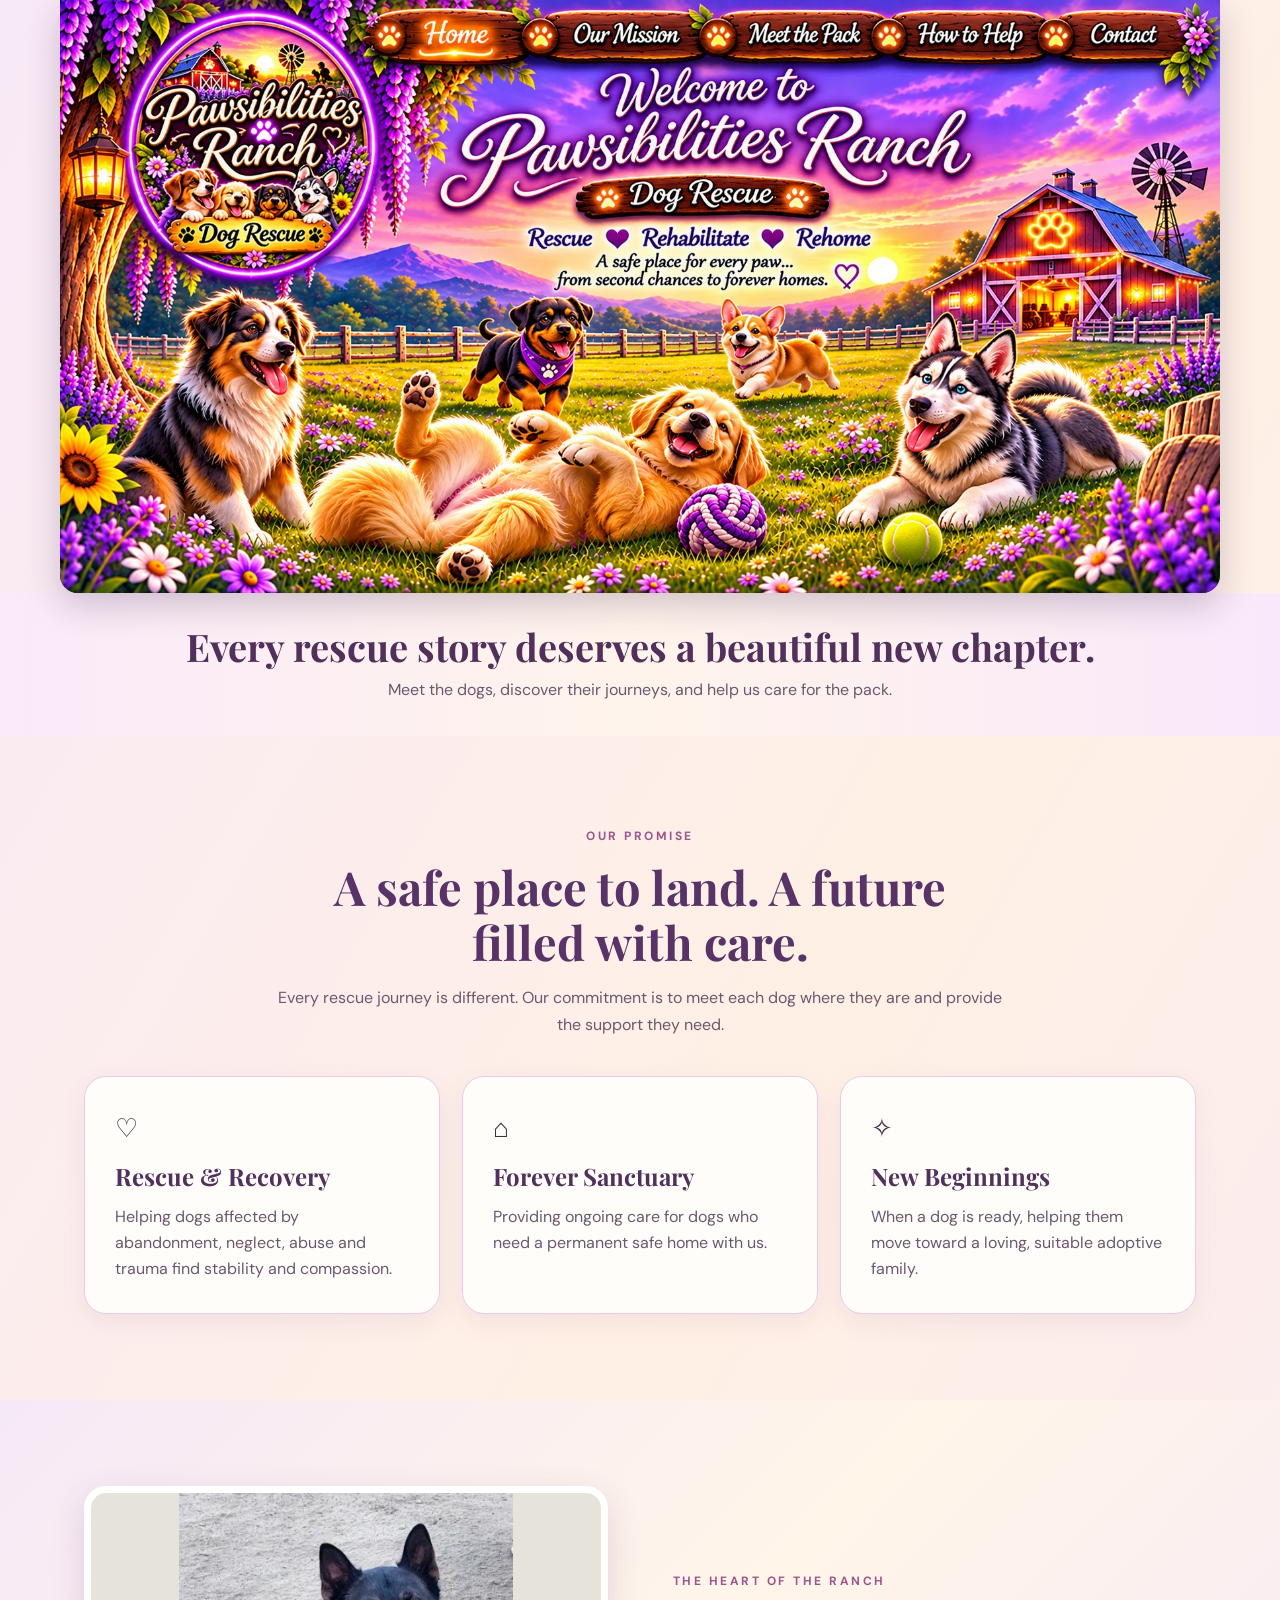
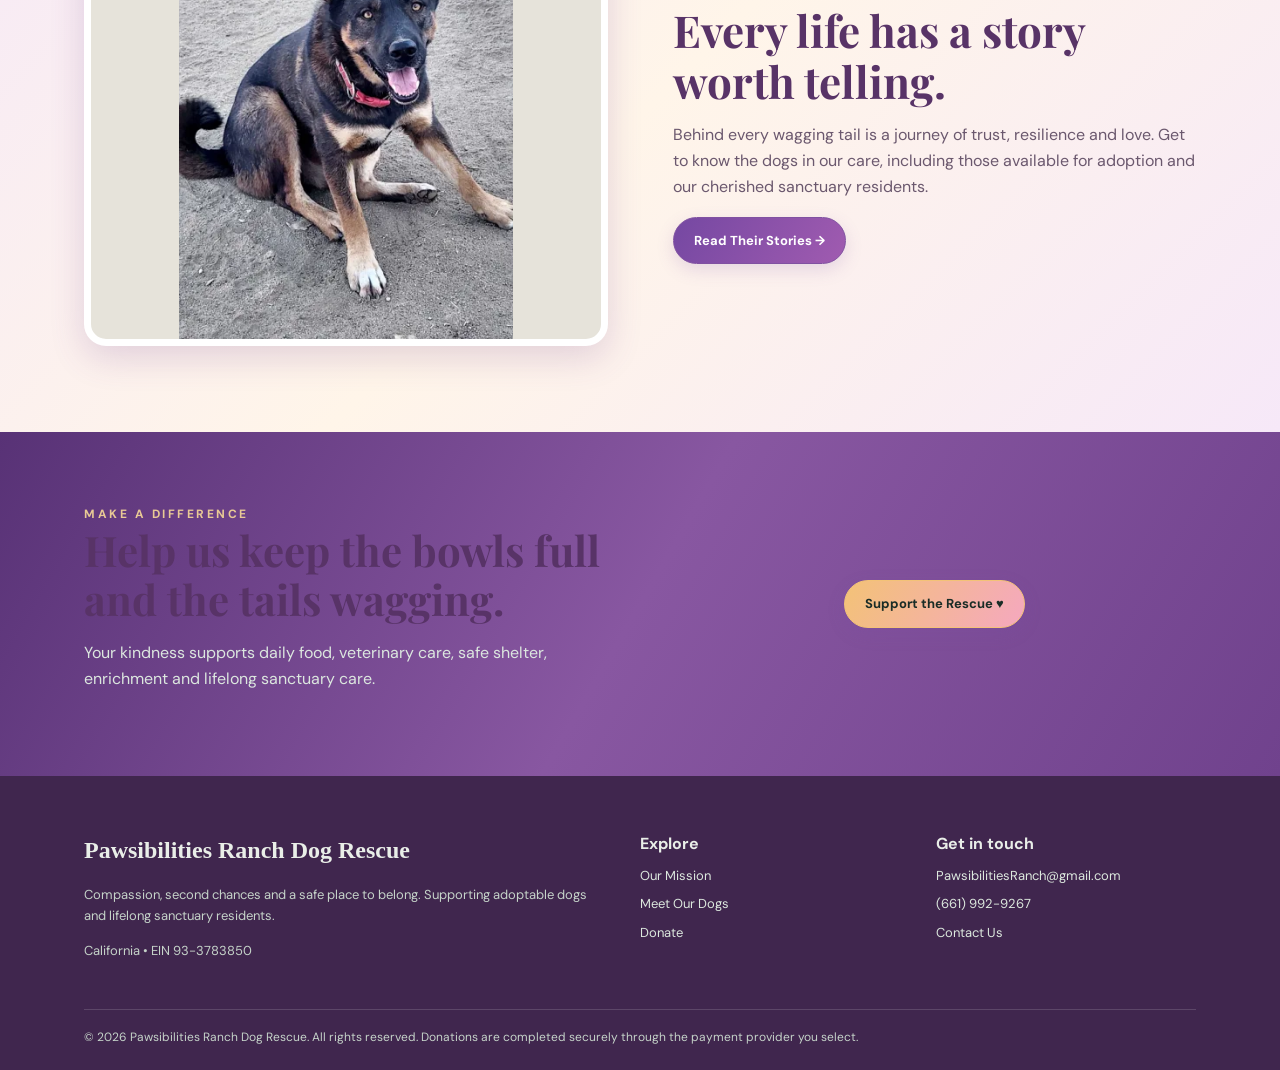
<file: index.html>
<!doctype html><html lang="en"><head><meta charset="utf-8"><meta name="viewport" content="width=device-width, initial-scale=1"><meta name="description" content="Pawsibilities Ranch Dog Rescue — compassionate care, adoption and lifelong sanctuary for dogs in need."><title>Home | Pawsibilities Ranch Dog Rescue</title><link rel="icon" href="enchanted-ranch-logo.png"><link rel="stylesheet" href="styles.css"><script defer src="script.js"></script></head><body class="home-page">
<div class="topline">501(c)(3) Nonprofit • EIN 93-3783850 • California</div><header class="nav"><div class="container nav-inner"><a href="index.html" class="brand"><img src="enchanted-ranch-logo.png" alt=""><span>Pawsibilities Ranch<small>DOG RESCUE</small></span></a><button class="mobile-toggle" id="menu" aria-label="Toggle navigation" aria-expanded="false">☰ Menu</button><nav class="links" id="links"><a href="index.html">Home</a><a href="about.html">Our Mission</a><a href="dogs.html">Meet Our Dogs</a><a href="contact.html">Contact</a><a class="button" href="donate.html">Make a Donation ♥</a></nav></div></header><main><section class="hero-scene" aria-label="Welcome to Pawsibilities Ranch Dog Rescue"><img class="hero-scene-img" src="enchanted-ranch-hero.webp" alt="Pawsibilities Ranch Dog Rescue: a magical ranch sunset with dogs playing and navigation signs">
<a class="scene-link home" href="index.html" aria-label="Home"></a><a class="scene-link mission" href="about.html" aria-label="Our Mission"></a><a class="scene-link pack" href="dogs.html" aria-label="Meet the Pack"></a><a class="scene-link help" href="donate.html" aria-label="How to Help"></a><a class="scene-link contact" href="contact.html" aria-label="Contact"></a>
</section>
<div class="welcome-under"><div class="container"><h2>Every rescue story deserves a beautiful new chapter.</h2><p>Meet the dogs, discover their journeys, and help us care for the pack.</p></div></div>
<section class="section"><div class="container"><div class="section-head"><span class="eyebrow">Our promise</span><h2>A safe place to land. A future filled with care.</h2><p>Every rescue journey is different. Our commitment is to meet each dog where they are and provide the support they need.</p></div><div class="cards3"><article class="value-card"><div class="symbol">♡</div><h3>Rescue & Recovery</h3><p>Helping dogs affected by abandonment, neglect, abuse and trauma find stability and compassion.</p></article><article class="value-card"><div class="symbol">⌂</div><h3>Forever Sanctuary</h3><p>Providing ongoing care for dogs who need a permanent safe home with us.</p></article><article class="value-card"><div class="symbol">✧</div><h3>New Beginnings</h3><p>When a dog is ready, helping them move toward a loving, suitable adoptive family.</p></article></div></div></section>
<section class="section tint"><div class="container split"><img class="photo-feature" src="bjorn.webp" alt="One of the dogs cared for at the ranch"><div><span class="eyebrow">The heart of the ranch</span><h2>Every life has a story worth telling.</h2><p>Behind every wagging tail is a journey of trust, resilience and love. Get to know the dogs in our care, including those available for adoption and our cherished sanctuary residents.</p><a class="button" href="dogs.html">Read Their Stories →</a></div></div></section>
<section class="banner"><div class="container split"><div><span class="eyebrow" style="color:#e8c995">Make a difference</span><h2>Help us keep the bowls full and the tails wagging.</h2><p>Your kindness supports daily food, veterinary care, safe shelter, enrichment and lifelong sanctuary care.</p></div><div style="text-align:center"><a class="button gold" href="donate.html">Support the Rescue ♥</a></div></div></section></main>
<footer class="footer"><div class="container"><div class="footer-grid"><div><strong style="font-family:Georgia,serif;font-size:24px">Pawsibilities Ranch Dog Rescue</strong><p>Compassion, second chances and a safe place to belong. Supporting adoptable dogs and lifelong sanctuary residents.</p><p>California • EIN 93-3783850</p></div><div><strong>Explore</strong><a href="about.html">Our Mission</a><a href="dogs.html">Meet Our Dogs</a><a href="donate.html">Donate</a></div><div><strong>Get in touch</strong><a href="mailto:PawsibilitiesRanch@gmail.com">PawsibilitiesRanch@gmail.com</a><a href="tel:+16619929267">(661) 992-9267</a><a href="contact.html">Contact Us</a></div></div><div class="footer-bottom">© 2026 Pawsibilities Ranch Dog Rescue. All rights reserved. Donations are completed securely through the payment provider you select.</div></div></footer></body></html>
</file>
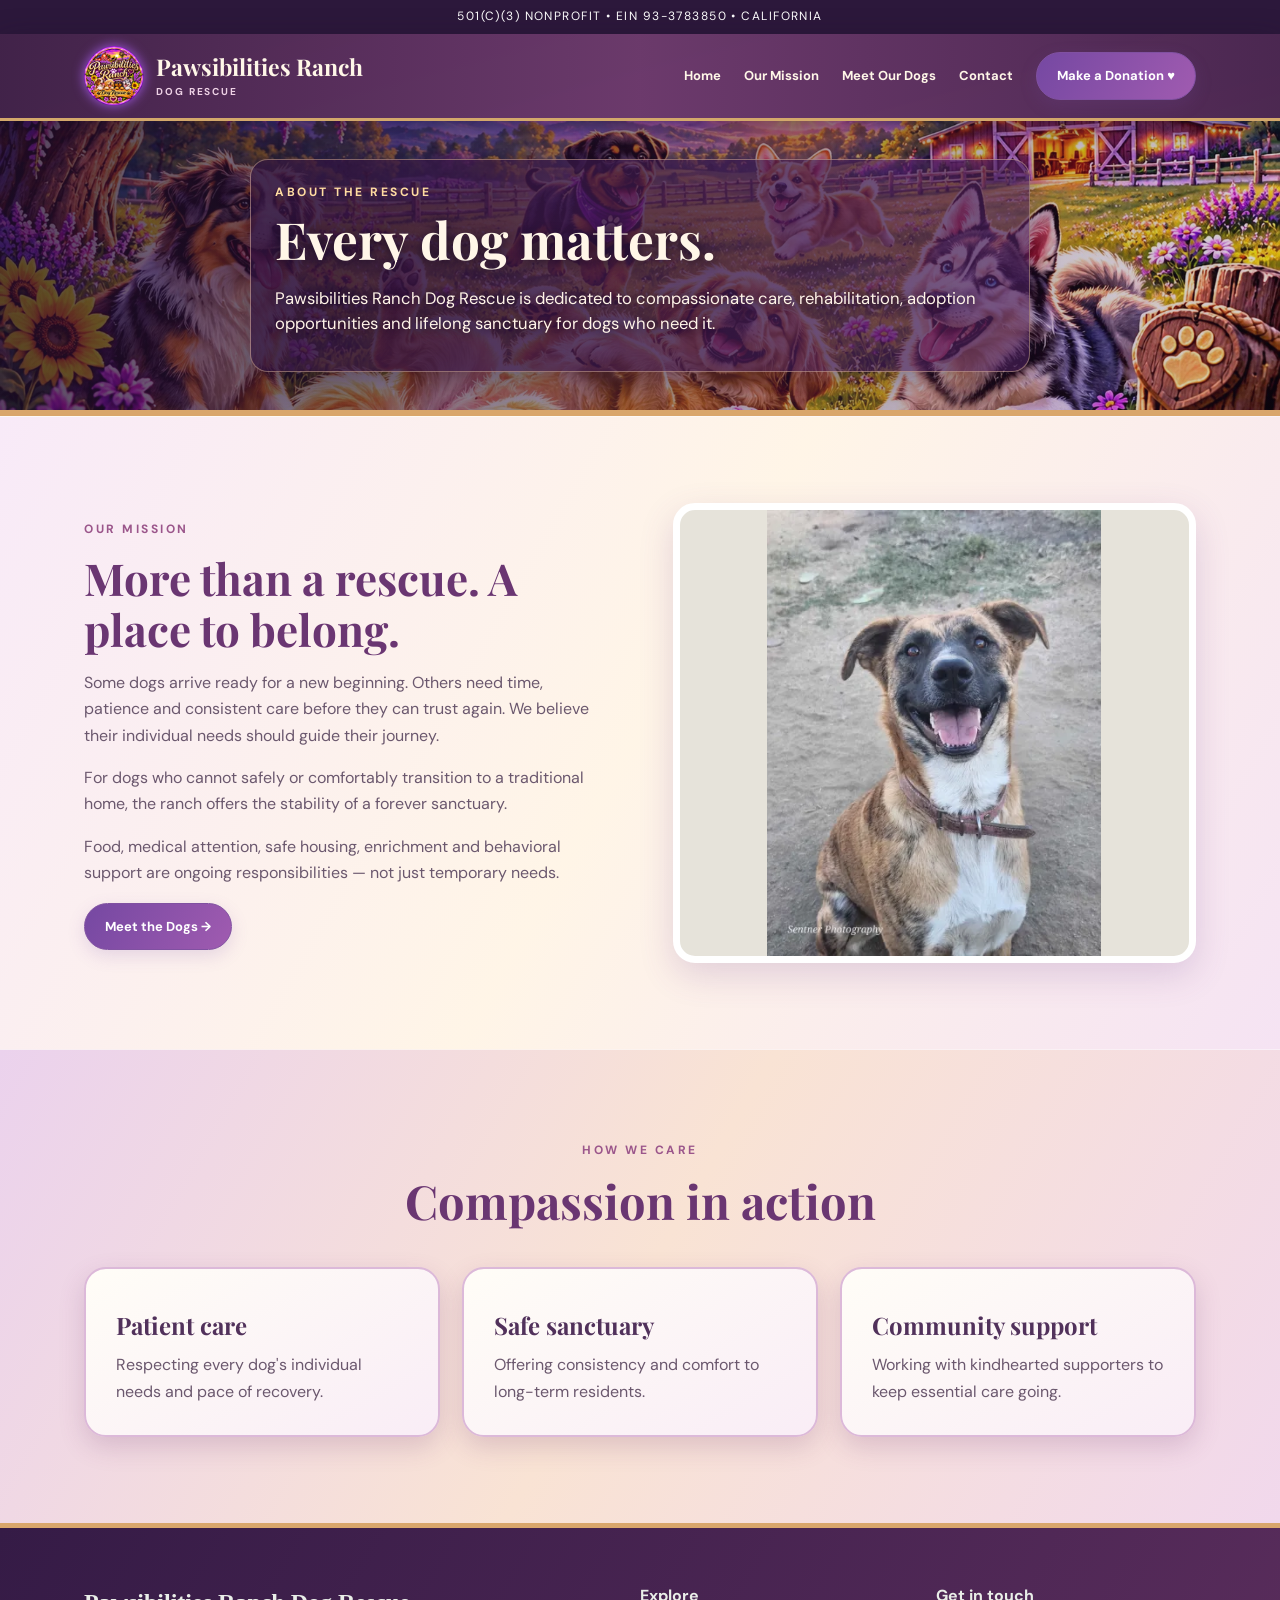
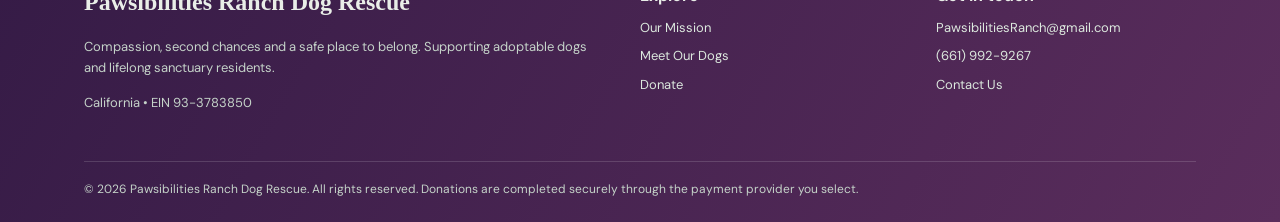
<file: about.html>
<!doctype html><html lang="en"><head><meta charset="utf-8"><meta name="viewport" content="width=device-width, initial-scale=1"><meta name="description" content="Pawsibilities Ranch Dog Rescue — compassionate care, adoption and lifelong sanctuary for dogs in need."><title>Our Mission | Pawsibilities Ranch Dog Rescue</title><link rel="icon" href="enchanted-ranch-logo.png"><link rel="stylesheet" href="styles.css"><script defer src="script.js"></script></head><body>
<div class="topline">501(c)(3) Nonprofit • EIN 93-3783850 • California</div><header class="nav"><div class="container nav-inner"><a href="index.html" class="brand"><img src="enchanted-ranch-logo.png" alt=""><span>Pawsibilities Ranch<small>DOG RESCUE</small></span></a><button class="mobile-toggle" id="menu" aria-label="Toggle navigation" aria-expanded="false">☰ Menu</button><nav class="links" id="links"><a href="index.html">Home</a><a href="about.html">Our Mission</a><a href="dogs.html">Meet Our Dogs</a><a href="contact.html">Contact</a><a class="button" href="donate.html">Make a Donation ♥</a></nav></div></header><main><section class="page-hero page-hero-about"><div class="container"><span class="eyebrow">About the rescue</span><h1>Every dog matters.</h1><p>Pawsibilities Ranch Dog Rescue is dedicated to compassionate care, rehabilitation, adoption opportunities and lifelong sanctuary for dogs who need it.</p></div></section><section class="section"><div class="container split"><div><span class="eyebrow">Our mission</span><h2>More than a rescue. A place to belong.</h2><p>Some dogs arrive ready for a new beginning. Others need time, patience and consistent care before they can trust again. We believe their individual needs should guide their journey.</p><p>For dogs who cannot safely or comfortably transition to a traditional home, the ranch offers the stability of a forever sanctuary.</p><p>Food, medical attention, safe housing, enrichment and behavioral support are ongoing responsibilities — not just temporary needs.</p><a class="button" href="dogs.html">Meet the Dogs →</a></div><img class="photo-feature" src="tigress.webp" alt="Tigress, a sanctuary resident"></div></section><section class="section tint"><div class="container"><div class="section-head"><span class="eyebrow">How we care</span><h2>Compassion in action</h2></div><div class="cards3"><article class="value-card"><h3>Patient care</h3><p>Respecting every dog's individual needs and pace of recovery.</p></article><article class="value-card"><h3>Safe sanctuary</h3><p>Offering consistency and comfort to long-term residents.</p></article><article class="value-card"><h3>Community support</h3><p>Working with kindhearted supporters to keep essential care going.</p></article></div></div></section></main>
<footer class="footer"><div class="container"><div class="footer-grid"><div><strong style="font-family:Georgia,serif;font-size:24px">Pawsibilities Ranch Dog Rescue</strong><p>Compassion, second chances and a safe place to belong. Supporting adoptable dogs and lifelong sanctuary residents.</p><p>California • EIN 93-3783850</p></div><div><strong>Explore</strong><a href="about.html">Our Mission</a><a href="dogs.html">Meet Our Dogs</a><a href="donate.html">Donate</a></div><div><strong>Get in touch</strong><a href="mailto:PawsibilitiesRanch@gmail.com">PawsibilitiesRanch@gmail.com</a><a href="tel:+16619929267">(661) 992-9267</a><a href="contact.html">Contact Us</a></div></div><div class="footer-bottom">© 2026 Pawsibilities Ranch Dog Rescue. All rights reserved. Donations are completed securely through the payment provider you select.</div></div></footer></body></html>
</file>
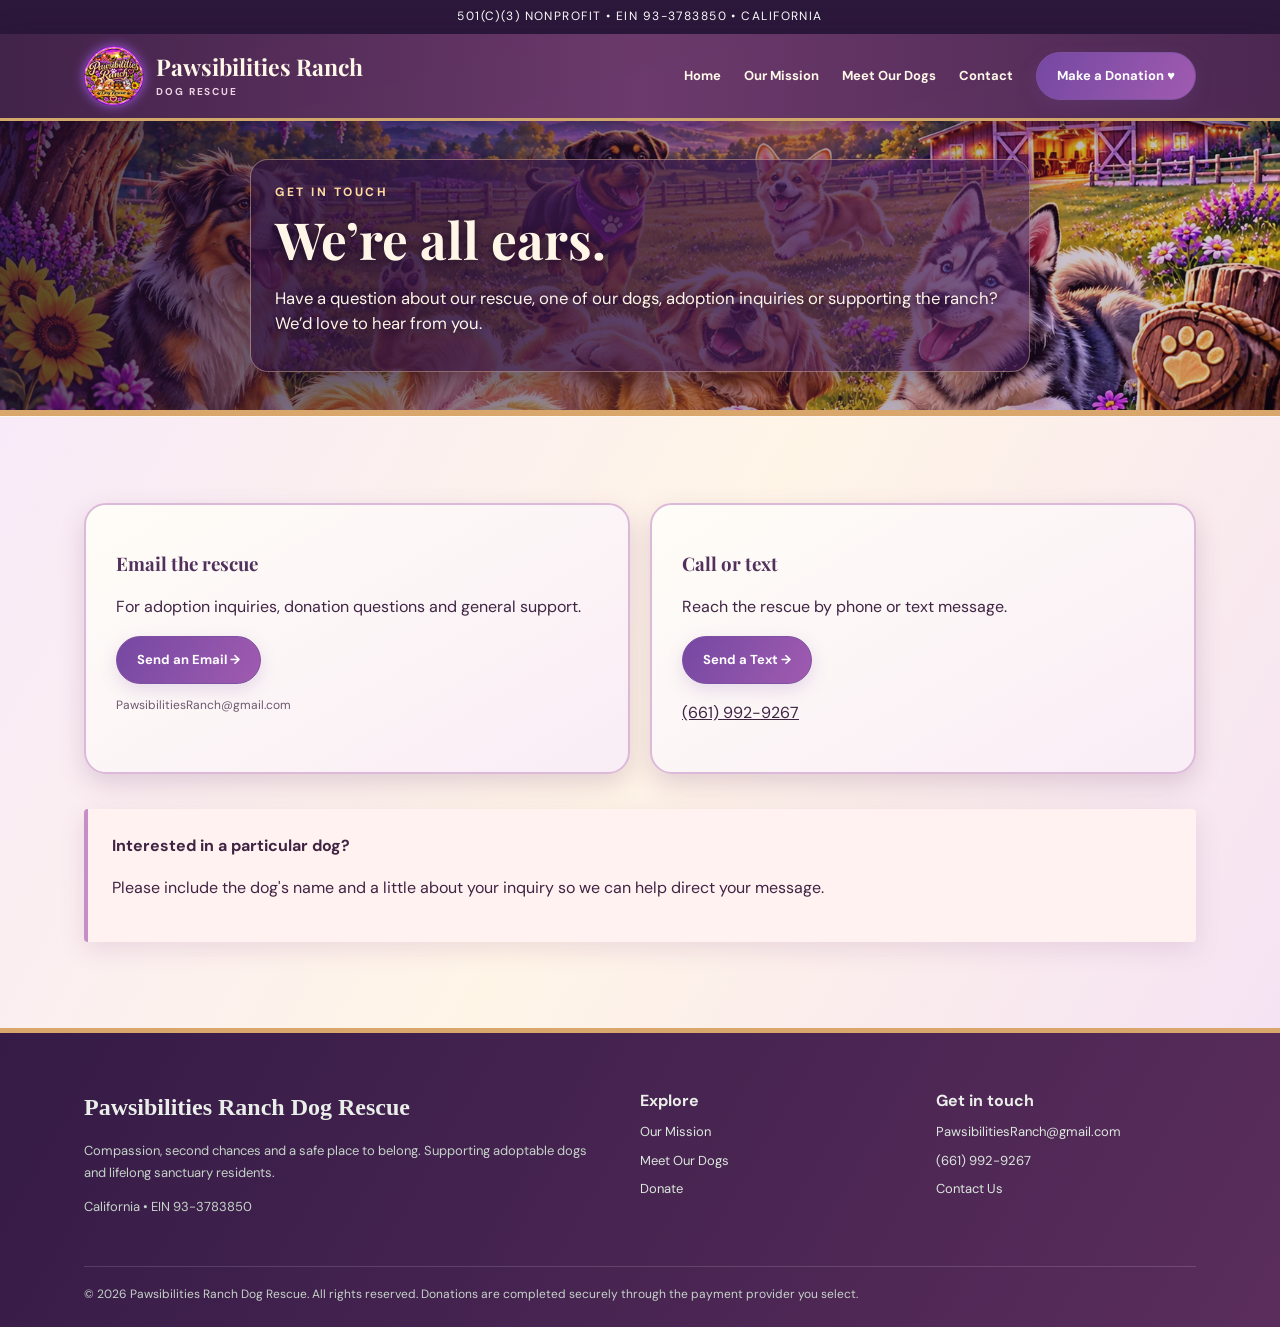
<file: contact.html>
<!doctype html><html lang="en"><head><meta charset="utf-8"><meta name="viewport" content="width=device-width, initial-scale=1"><meta name="description" content="Pawsibilities Ranch Dog Rescue — compassionate care, adoption and lifelong sanctuary for dogs in need."><title>Contact | Pawsibilities Ranch Dog Rescue</title><link rel="icon" href="enchanted-ranch-logo.png"><link rel="stylesheet" href="styles.css"><script defer src="script.js"></script></head><body>
<div class="topline">501(c)(3) Nonprofit • EIN 93-3783850 • California</div><header class="nav"><div class="container nav-inner"><a href="index.html" class="brand"><img src="enchanted-ranch-logo.png" alt=""><span>Pawsibilities Ranch<small>DOG RESCUE</small></span></a><button class="mobile-toggle" id="menu" aria-label="Toggle navigation" aria-expanded="false">☰ Menu</button><nav class="links" id="links"><a href="index.html">Home</a><a href="about.html">Our Mission</a><a href="dogs.html">Meet Our Dogs</a><a href="contact.html">Contact</a><a class="button" href="donate.html">Make a Donation ♥</a></nav></div></header><main><section class="page-hero page-hero-contact"><div class="container"><span class="eyebrow">Get in touch</span><h1>We’re all ears.</h1><p>Have a question about our rescue, one of our dogs, adoption inquiries or supporting the ranch? We’d love to hear from you.</p></div></section><section class="section"><div class="container"><div class="contact-cards"><article class="contact-card"><h3>Email the rescue</h3><p>For adoption inquiries, donation questions and general support.</p><a class="button" href="mailto:PawsibilitiesRanch@gmail.com">Send an Email →</a><p class="fine">PawsibilitiesRanch@gmail.com</p></article><article class="contact-card"><h3>Call or text</h3><p>Reach the rescue by phone or text message.</p><a class="button" href="sms:+16619929267">Send a Text →</a><p><a href="tel:+16619929267">(661) 992-9267</a></p></article></div><div class="info-box" style="margin-top:35px"><strong>Interested in a particular dog?</strong><p>Please include the dog's name and a little about your inquiry so we can help direct your message.</p></div></div></section></main>
<footer class="footer"><div class="container"><div class="footer-grid"><div><strong style="font-family:Georgia,serif;font-size:24px">Pawsibilities Ranch Dog Rescue</strong><p>Compassion, second chances and a safe place to belong. Supporting adoptable dogs and lifelong sanctuary residents.</p><p>California • EIN 93-3783850</p></div><div><strong>Explore</strong><a href="about.html">Our Mission</a><a href="dogs.html">Meet Our Dogs</a><a href="donate.html">Donate</a></div><div><strong>Get in touch</strong><a href="mailto:PawsibilitiesRanch@gmail.com">PawsibilitiesRanch@gmail.com</a><a href="tel:+16619929267">(661) 992-9267</a><a href="contact.html">Contact Us</a></div></div><div class="footer-bottom">© 2026 Pawsibilities Ranch Dog Rescue. All rights reserved. Donations are completed securely through the payment provider you select.</div></div></footer></body></html>
</file>
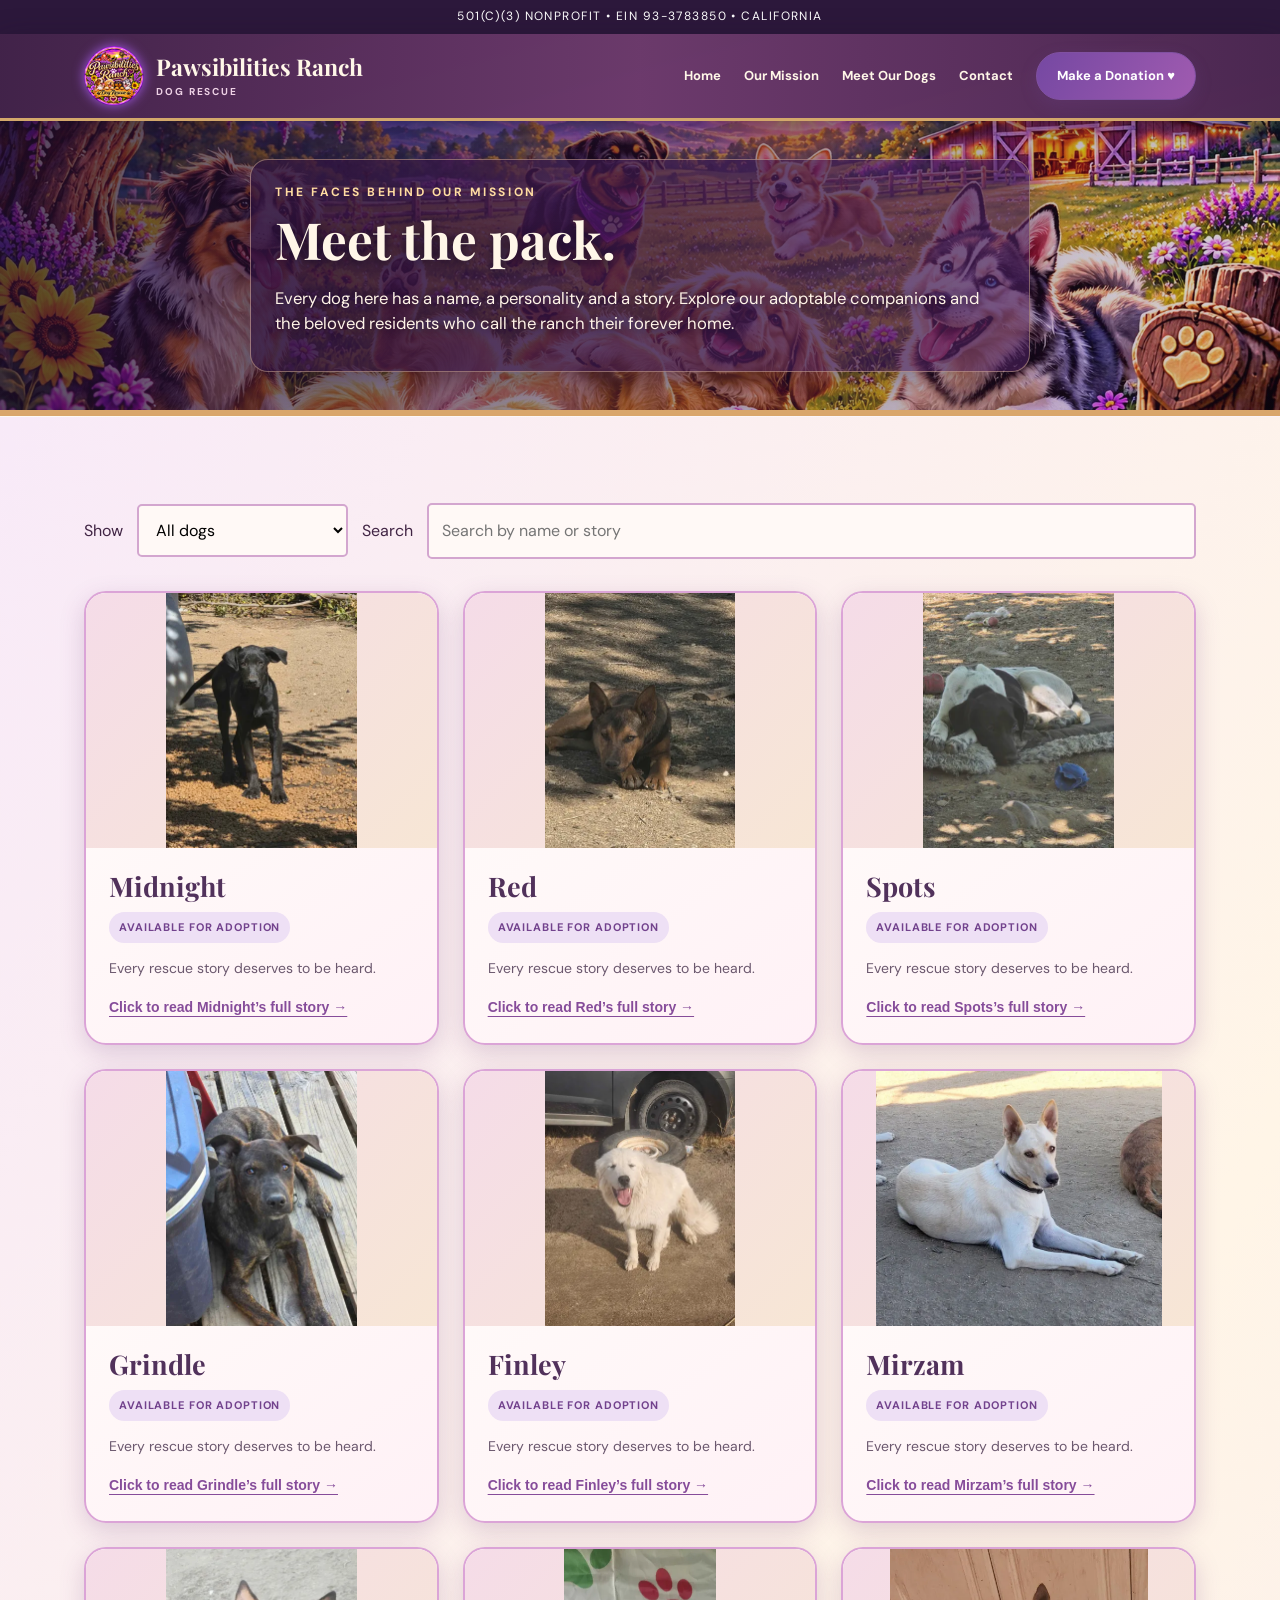
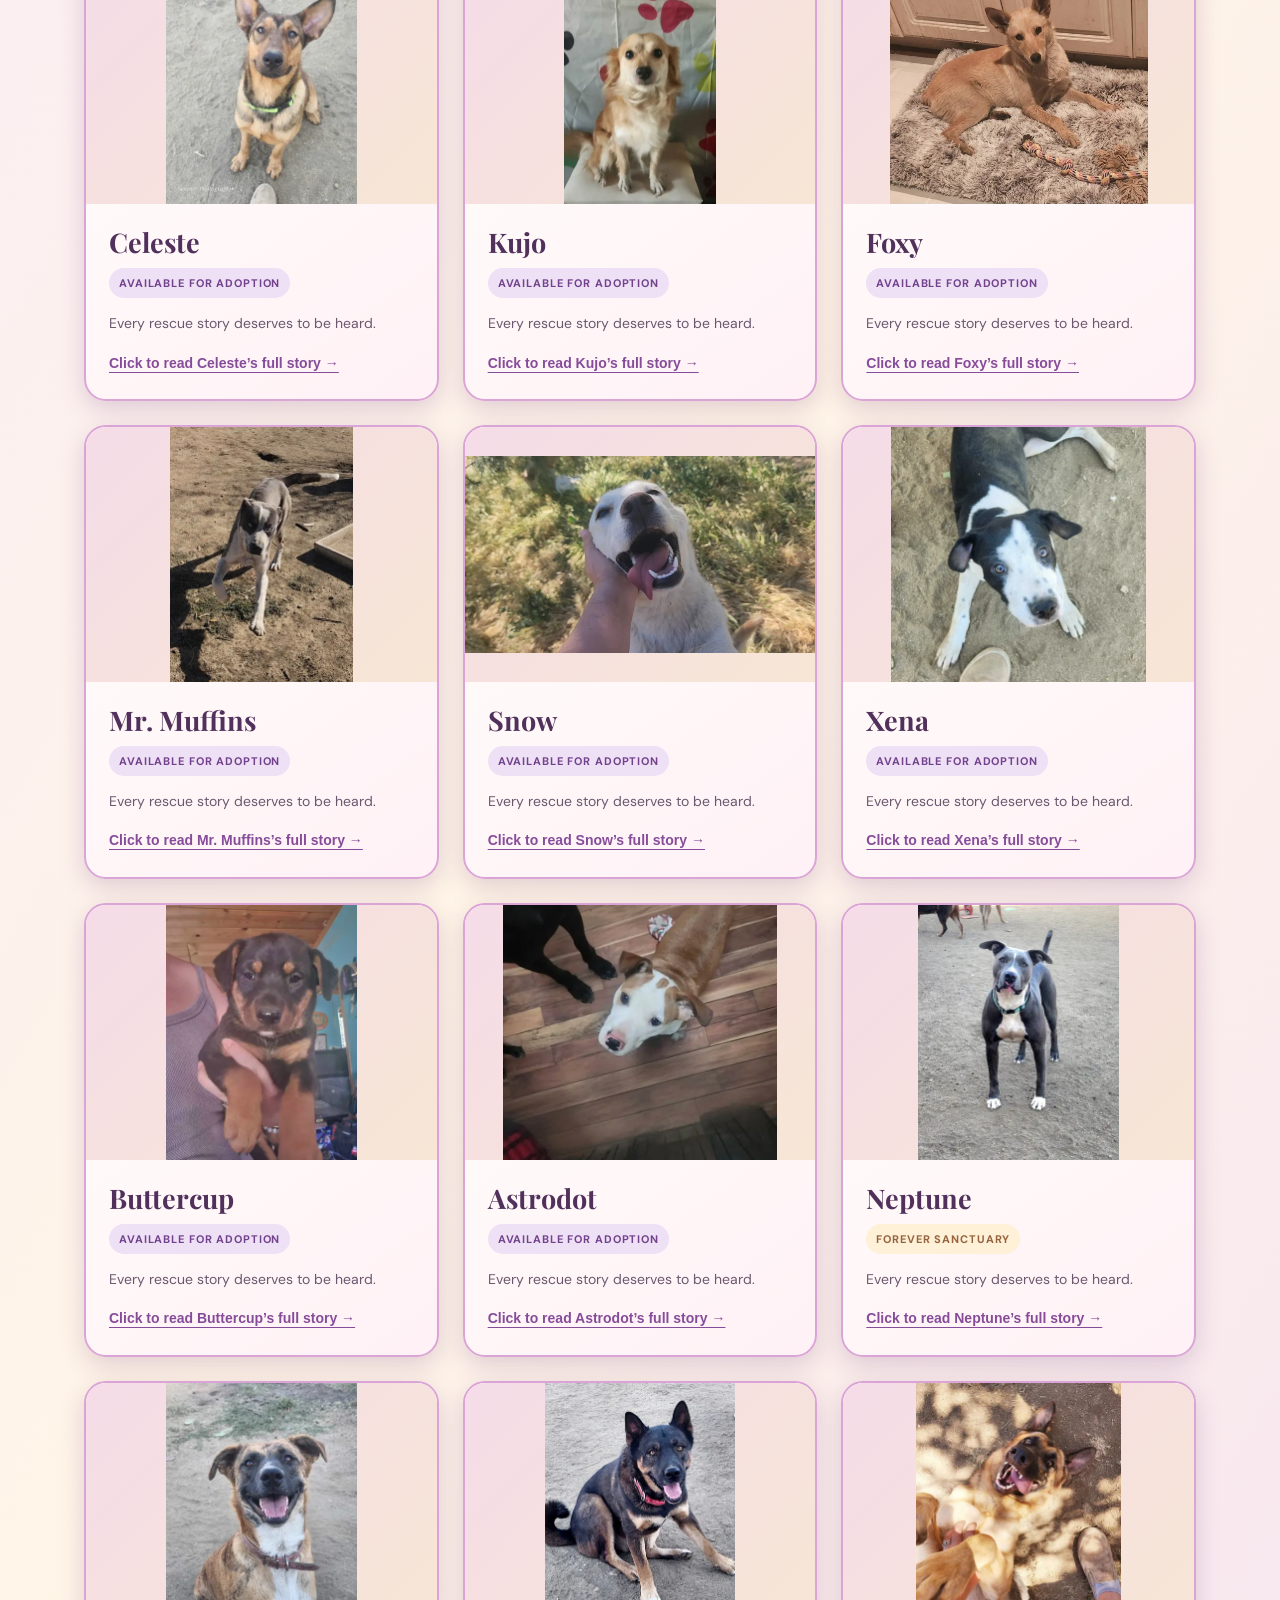
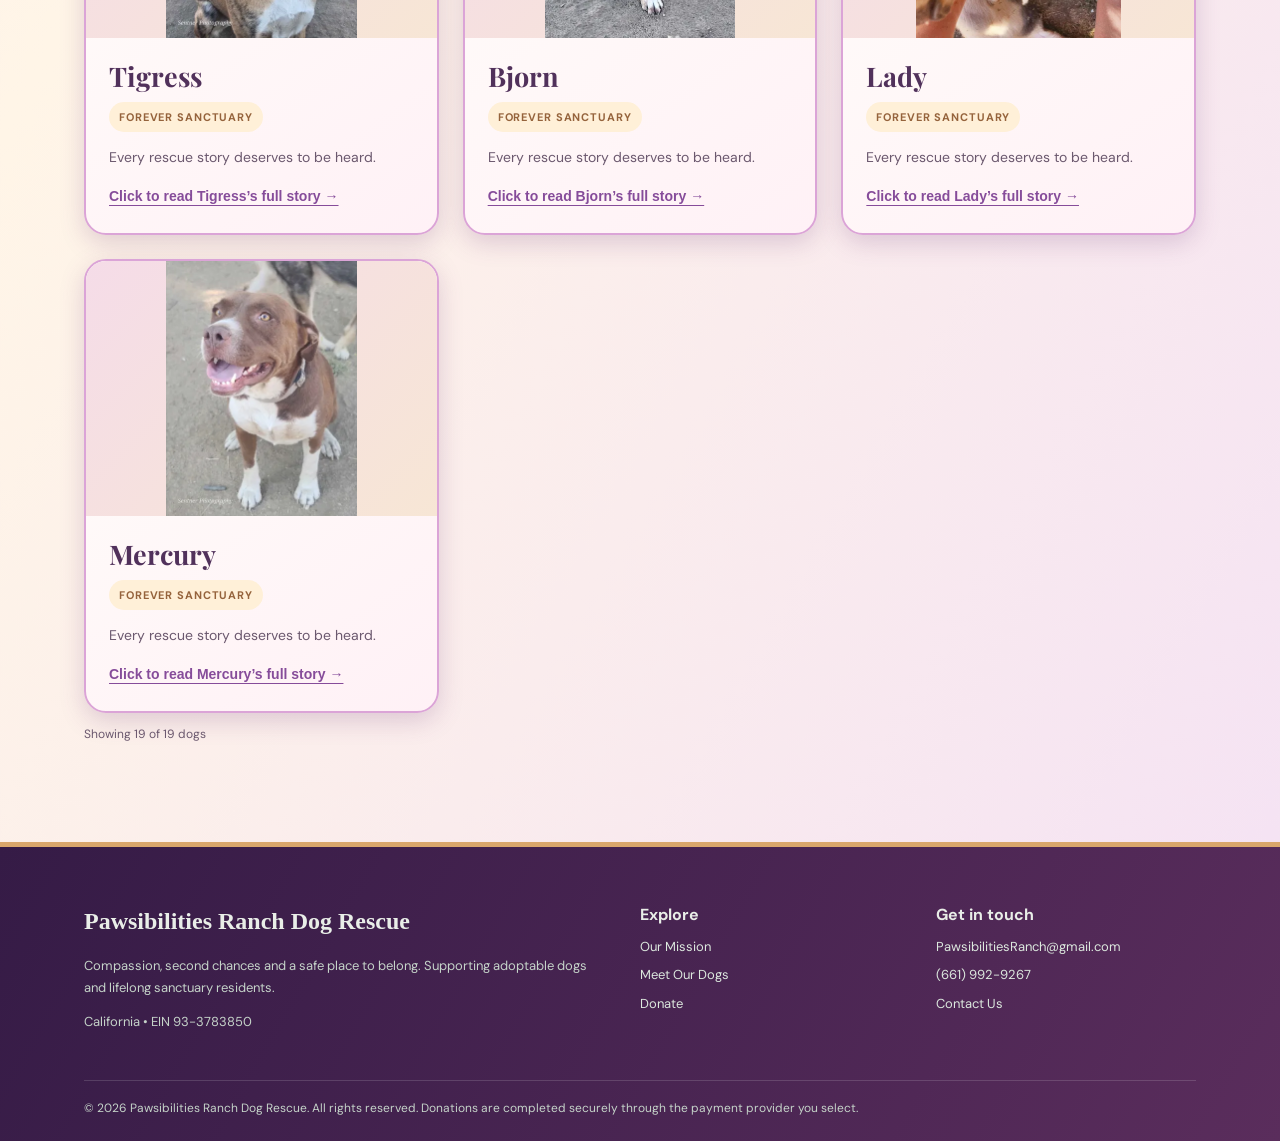
<file: dogs.html>
<!doctype html><html lang="en"><head><meta charset="utf-8"><meta name="viewport" content="width=device-width, initial-scale=1"><meta name="description" content="Pawsibilities Ranch Dog Rescue — compassionate care, adoption and lifelong sanctuary for dogs in need."><title>Meet Our Dogs | Pawsibilities Ranch Dog Rescue</title><link rel="icon" href="enchanted-ranch-logo.png"><link rel="stylesheet" href="styles.css"><script defer src="script.js"></script></head><body>
<div class="topline">501(c)(3) Nonprofit • EIN 93-3783850 • California</div><header class="nav"><div class="container nav-inner"><a href="index.html" class="brand"><img src="enchanted-ranch-logo.png" alt=""><span>Pawsibilities Ranch<small>DOG RESCUE</small></span></a><button class="mobile-toggle" id="menu" aria-label="Toggle navigation" aria-expanded="false">☰ Menu</button><nav class="links" id="links"><a href="index.html">Home</a><a href="about.html">Our Mission</a><a href="dogs.html">Meet Our Dogs</a><a href="contact.html">Contact</a><a class="button" href="donate.html">Make a Donation ♥</a></nav></div></header><main><section class="page-hero page-hero-dogs"><div class="container"><span class="eyebrow">The faces behind our mission</span><h1>Meet the pack.</h1><p>Every dog here has a name, a personality and a story. Explore our adoptable companions and the beloved residents who call the ranch their forever home.</p></div></section><section class="section"><div class="container"><div class="filterbar"><label for="status">Show</label><select id="status"><option value="all">All dogs</option><option value="adoptable">Available for adoption</option><option value="sanctuary">Forever sanctuary</option></select><label for="search">Search</label><input id="search" placeholder="Search by name or story"></div><div class="dog-grid" id="dog-grid"></div><p id="dog-count" class="fine"></p></div></section><div class="modal" id="story-modal" role="dialog" aria-modal="true" aria-label="Dog's full story"><div class="modal-panel"><button class="close" id="close-story" aria-label="Close story">×</button><div id="story-content"></div></div></div></main>
<footer class="footer"><div class="container"><div class="footer-grid"><div><strong style="font-family:Georgia,serif;font-size:24px">Pawsibilities Ranch Dog Rescue</strong><p>Compassion, second chances and a safe place to belong. Supporting adoptable dogs and lifelong sanctuary residents.</p><p>California • EIN 93-3783850</p></div><div><strong>Explore</strong><a href="about.html">Our Mission</a><a href="dogs.html">Meet Our Dogs</a><a href="donate.html">Donate</a></div><div><strong>Get in touch</strong><a href="mailto:PawsibilitiesRanch@gmail.com">PawsibilitiesRanch@gmail.com</a><a href="tel:+16619929267">(661) 992-9267</a><a href="contact.html">Contact Us</a></div></div><div class="footer-bottom">© 2026 Pawsibilities Ranch Dog Rescue. All rights reserved. Donations are completed securely through the payment provider you select.</div></div></footer></body></html>
</file>
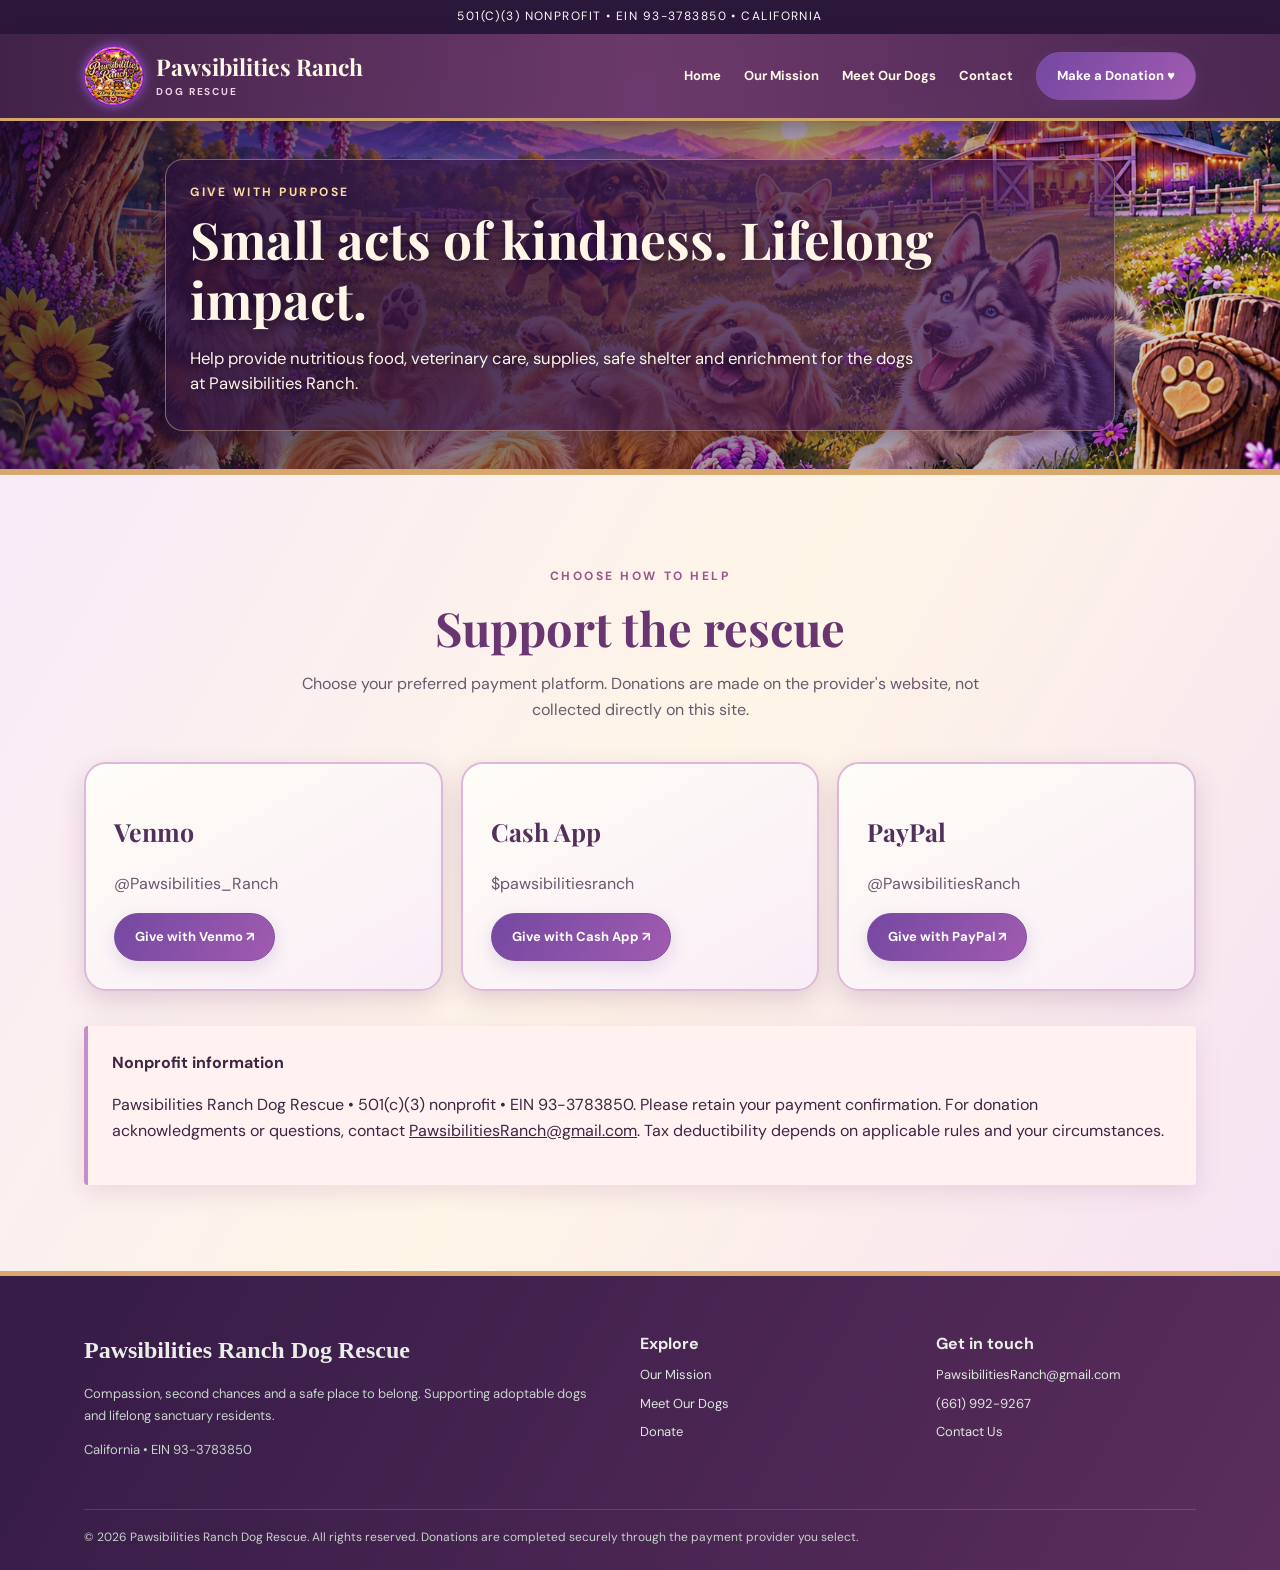
<file: donate.html>
<!doctype html><html lang="en"><head><meta charset="utf-8"><meta name="viewport" content="width=device-width, initial-scale=1"><meta name="description" content="Pawsibilities Ranch Dog Rescue — compassionate care, adoption and lifelong sanctuary for dogs in need."><title>Donate | Pawsibilities Ranch Dog Rescue</title><link rel="icon" href="enchanted-ranch-logo.png"><link rel="stylesheet" href="styles.css"><script defer src="script.js"></script></head><body>
<div class="topline">501(c)(3) Nonprofit • EIN 93-3783850 • California</div><header class="nav"><div class="container nav-inner"><a href="index.html" class="brand"><img src="enchanted-ranch-logo.png" alt=""><span>Pawsibilities Ranch<small>DOG RESCUE</small></span></a><button class="mobile-toggle" id="menu" aria-label="Toggle navigation" aria-expanded="false">☰ Menu</button><nav class="links" id="links"><a href="index.html">Home</a><a href="about.html">Our Mission</a><a href="dogs.html">Meet Our Dogs</a><a href="contact.html">Contact</a><a class="button" href="donate.html">Make a Donation ♥</a></nav></div></header><main><section class="page-hero page-hero-donate"><div class="container"><span class="eyebrow">Give with purpose</span><h1>Small acts of kindness. Lifelong impact.</h1><p>Help provide nutritious food, veterinary care, supplies, safe shelter and enrichment for the dogs at Pawsibilities Ranch.</p></div></section><section class="section"><div class="container"><div class="section-head"><span class="eyebrow">Choose how to help</span><h2>Support the rescue</h2><p>Choose your preferred payment platform. Donations are made on the provider's website, not collected directly on this site.</p></div><div class="donate-grid"><article class="donate-card"><h3>Venmo</h3><p>@Pawsibilities_Ranch</p><a class="button" target="_blank" rel="noopener noreferrer" href="https://account.venmo.com/u/Pawsibilities_Ranch">Give with Venmo ↗</a></article><article class="donate-card"><h3>Cash App</h3><p>$pawsibilitiesranch</p><a class="button" target="_blank" rel="noopener noreferrer" href="https://cash.app/$pawsibilitiesranch">Give with Cash App ↗</a></article><article class="donate-card"><h3>PayPal</h3><p>@PawsibilitiesRanch</p><a class="button" target="_blank" rel="noopener noreferrer" href="https://www.paypal.com/paypalme/PawsibilitiesRanch">Give with PayPal ↗</a></article></div><div class="info-box" style="margin-top:35px"><strong>Nonprofit information</strong><p>Pawsibilities Ranch Dog Rescue • 501(c)(3) nonprofit • EIN 93-3783850. Please retain your payment confirmation. For donation acknowledgments or questions, contact <a href="mailto:PawsibilitiesRanch@gmail.com">PawsibilitiesRanch@gmail.com</a>. Tax deductibility depends on applicable rules and your circumstances.</p></div></div></section></main>
<footer class="footer"><div class="container"><div class="footer-grid"><div><strong style="font-family:Georgia,serif;font-size:24px">Pawsibilities Ranch Dog Rescue</strong><p>Compassion, second chances and a safe place to belong. Supporting adoptable dogs and lifelong sanctuary residents.</p><p>California • EIN 93-3783850</p></div><div><strong>Explore</strong><a href="about.html">Our Mission</a><a href="dogs.html">Meet Our Dogs</a><a href="donate.html">Donate</a></div><div><strong>Get in touch</strong><a href="mailto:PawsibilitiesRanch@gmail.com">PawsibilitiesRanch@gmail.com</a><a href="tel:+16619929267">(661) 992-9267</a><a href="contact.html">Contact Us</a></div></div><div class="footer-bottom">© 2026 Pawsibilities Ranch Dog Rescue. All rights reserved. Donations are completed securely through the payment provider you select.</div></div></footer></body></html>
</file>
<file: styles.css>
@import url('https://fonts.googleapis.com/css2?family=DM+Sans:wght@400;500;600;700&family=Playfair+Display:wght@500;600;700&display=swap');
:root{--ink:#20362f;--green:#315b4d;--leaf:#668776;--cream:#fbf9f4;--sand:#f1ede4;--gold:#c9a16c;--line:#dedfd6;--muted:#66746d}
*{box-sizing:border-box}html{scroll-behavior:smooth}body{margin:0;background:var(--cream);color:var(--ink);font-family:'DM Sans',Arial,sans-serif;line-height:1.65}a{color:inherit}img{max-width:100%}.container{max-width:1160px;margin:auto;padding:0 24px}.topline{background:var(--green);color:white;text-align:center;padding:7px 15px;font-size:12px;letter-spacing:.12em;text-transform:uppercase}.nav{background:#fffefb;border-bottom:1px solid var(--line);position:sticky;top:0;z-index:10}.nav-inner{display:flex;align-items:center;justify-content:space-between;gap:20px;min-height:84px}.brand{display:flex;align-items:center;gap:12px;text-decoration:none;font-family:'Playfair Display',Georgia,serif;font-size:23px;font-weight:700;line-height:1.15}.brand img{height:52px;width:52px;object-fit:contain}.brand small{display:block;font-family:'DM Sans',sans-serif;font-size:10px;letter-spacing:.19em;color:var(--muted);font-weight:700;margin-top:5px}.links{display:flex;align-items:center;gap:23px}.links a{text-decoration:none;font-size:13px;font-weight:700}.links a:hover{color:#b08247}.button{display:inline-flex;align-items:center;justify-content:center;gap:8px;background:var(--green);color:#fff!important;border:1px solid var(--green);padding:12px 20px;border-radius:5px;text-decoration:none;font-size:13px;font-weight:700;transition:.2s;cursor:pointer}.button:hover{background:#244438;transform:translateY(-2px)}.button.alt{background:transparent;color:var(--green)!important}.button.gold{background:var(--gold);border-color:var(--gold);color:#192c26!important}.mobile-toggle{display:none}.hero{padding:88px 0 92px;background:linear-gradient(110deg,#f3efe5 0%,#f9f7f0 55%,#e9eee6 100%)}.hero-grid{display:grid;grid-template-columns:1.05fr .95fr;align-items:center;gap:55px}.eyebrow{text-transform:uppercase;letter-spacing:.21em;font-weight:700;font-size:12px;color:#94734a}.hero h1,h1,h2,h3{font-family:'Playfair Display',Georgia,serif;line-height:1.16}.hero h1{font-size:clamp(44px,5.1vw,72px);margin:18px 0 23px;letter-spacing:-.025em}.hero p{font-size:17px;color:#59665f;max-width:580px}.hero-actions{display:flex;gap:12px;flex-wrap:wrap;margin-top:28px}.hero-photos{display:grid;grid-template-columns:1fr 1fr;gap:12px;position:relative}.hero-photos img{width:100%;height:350px;object-fit:contain;background:#e9e6dd;border-radius:110px 110px 10px 10px;box-shadow:0 15px 35px #20362f18}.hero-photos img:nth-child(2){margin-top:46px}.hero-photos:after{content:'LOVE • CARE • SECOND CHANCES';position:absolute;bottom:15px;left:50%;transform:translateX(-50%);background:white;padding:12px 16px;white-space:nowrap;font-size:10px;letter-spacing:.12em;font-weight:700;box-shadow:0 8px 25px #0002}.section{padding:86px 0}.section.tint{background:var(--sand)}.section-head{max-width:730px;margin:0 auto 38px;text-align:center}.section-head h2{font-size:clamp(34px,4vw,47px);margin:12px 0}.section-head p{color:var(--muted)}.cards3{display:grid;grid-template-columns:repeat(3,1fr);gap:22px}.value-card{padding:30px;border:1px solid var(--line);background:#fffdfa;border-radius:8px}.value-card .symbol{font-size:26px}.value-card h3{font-size:24px;margin:13px 0}.value-card p{color:var(--muted);margin:0}.split{display:grid;grid-template-columns:1fr 1fr;gap:65px;align-items:center}.split h2{font-size:44px;margin:10px 0}.split p{color:var(--muted)}.photo-feature{width:100%;max-height:460px;object-fit:contain;background:#e6e3da;border-radius:8px}.dog-grid{display:grid;grid-template-columns:repeat(3,minmax(0,1fr));gap:24px}.dog-card{border:1px solid var(--line);background:#fff;overflow:hidden;border-radius:9px;box-shadow:0 6px 22px #253c3210;transition:transform .2s,box-shadow .2s}.dog-card:hover{transform:translateY(-4px);box-shadow:0 13px 32px #253c3224}.dog-photo{height:255px;background:#e9e6df;display:flex;align-items:center;justify-content:center}.dog-photo img{width:100%;height:100%;object-fit:contain;object-position:center}.dog-body{padding:23px}.dog-body h3{font-size:27px;margin:0 0 10px}.pill{display:inline-block;font-size:11px;text-transform:uppercase;letter-spacing:.08em;font-weight:700;color:var(--green);background:#e9f0e9;padding:6px 10px;border-radius:30px}.pill.sanctuary{background:#f4e9dc;color:#8b633c}.dog-body p{color:var(--muted);font-size:14px}.story-button{background:none;border:0;color:var(--green);font-weight:800;padding:0;cursor:pointer;font-size:14px;text-decoration:underline;text-underline-offset:4px}.filterbar{display:flex;gap:14px;align-items:center;flex-wrap:wrap;margin:0 0 32px}.filterbar select,.filterbar input{border:1px solid #cbd2c9;border-radius:5px;padding:13px;background:#fff;font:inherit;min-width:200px}.filterbar input{flex:1}.banner{background:var(--green);color:white;padding:68px 0}.banner h2{font-size:42px;margin:0 0 14px}.banner p{color:#dce7df}.donate-grid{display:grid;grid-template-columns:repeat(3,1fr);gap:18px}.donate-card{background:#fff;border:1px solid var(--line);border-radius:8px;padding:28px}.donate-card h3{font-size:25px}.donate-card p{color:var(--muted)}.info-box{background:#f2f0e9;padding:24px;border-left:3px solid var(--gold);border-radius:4px}.page-hero{background:#f0efe8;padding:72px 0}.page-hero h1{font-size:clamp(38px,5vw,60px);margin:14px 0}.page-hero p{max-width:730px;color:var(--muted)}.contact-cards{display:grid;grid-template-columns:repeat(2,1fr);gap:20px}.contact-card{background:white;border:1px solid var(--line);padding:30px;border-radius:8px}.footer{background:#1d362d;color:#e9eee8;padding:55px 0 22px}.footer-grid{display:grid;grid-template-columns:2fr 1fr 1fr;gap:35px}.footer a{display:block;color:#dce8de;text-decoration:none;margin:7px 0;font-size:13px}.footer p{font-size:13px;color:#c5d3c9}.footer-bottom{border-top:1px solid #ffffff25;margin-top:35px;padding-top:18px;font-size:12px;color:#c5d3c9}.modal{position:fixed;inset:0;z-index:50;background:#10251ddc;display:none;align-items:center;justify-content:center;padding:20px}.modal.open{display:flex}.modal-panel{position:relative;background:var(--cream);border-radius:10px;width:min(790px,100%);max-height:90vh;overflow:auto;padding:34px}.modal-panel h2{font-size:38px;margin:0 0 12px}.modal-panel img{width:100%;max-height:320px;object-fit:contain;background:#e9e6df;border-radius:5px}.modal-story{white-space:pre-line;font-size:15px;line-height:1.8}.close{position:sticky;float:right;top:0;background:var(--green);color:white;border:0;border-radius:50%;width:35px;height:35px;cursor:pointer}.fine{font-size:12px;color:var(--muted)}.cta-center{text-align:center;margin-top:34px}
@media(max-width:850px){.mobile-toggle{display:block;background:none;border:1px solid var(--line);padding:9px;border-radius:5px}.links{display:none;position:absolute;top:100%;left:0;right:0;background:white;padding:20px;flex-direction:column;align-items:stretch;border-bottom:1px solid var(--line)}.links.open{display:flex}.hero-grid,.split{grid-template-columns:1fr}.hero{padding:60px 0}.hero-photos{max-width:560px}.dog-grid,.cards3,.donate-grid{grid-template-columns:repeat(2,minmax(0,1fr))}.footer-grid{grid-template-columns:1fr 1fr}}@media(max-width:570px){.brand{font-size:18px}.brand img{width:42px;height:42px}.container{padding:0 17px}.section{padding:58px 0}.hero-photos img{height:235px}.dog-grid,.cards3,.donate-grid,.contact-cards,.footer-grid{grid-template-columns:1fr}.filterbar select,.filterbar input{width:100%}.banner h2,.split h2{font-size:34px}.modal-panel{padding:20px}.dog-photo{height:290px}}

/* Enchanted Ranch identity */
:root{--ink:#412c43;--green:#66418b;--leaf:#9b6ac0;--cream:#fff9f6;--sand:#f5e9f5;--gold:#f3c277;--line:#e5cde7;--muted:#6b586e}
body{background:#fff9f6;background-image:radial-gradient(#f3c7ed55 1px,transparent 1px);background-size:32px 32px}
h1,h2,h3{color:#51315b}.topline{background:linear-gradient(90deg,#552c76,#9155a9,#6c418b);color:#fff}
.nav{background:#fff8f6ed;box-shadow:0 3px 22px #642d6c16}.brand img{border-radius:50%;height:60px;width:60px;filter:drop-shadow(0 0 6px #a459e8)}
.button{background:linear-gradient(120deg,#7548a2,#a05bb0);border-color:#8051a1;border-radius:40px;box-shadow:0 6px 17px #784ca52b}
.button:hover{background:linear-gradient(120deg,#623887,#864799);box-shadow:0 8px 25px #784ca55a}
.button.alt{color:#71408c!important;background:#fff7ffcf}.button.gold{background:linear-gradient(120deg,#f3c277,#f5a8bf);border-color:#f3c277}
.section.tint,.page-hero{background:linear-gradient(135deg,#f6e9f7,#fff5e9,#f6e8f8)}
.section-head h2,.split h2{color:#583367}.eyebrow{color:#9b568b}
.value-card,.donate-card,.contact-card{border-radius:22px;box-shadow:0 8px 24px #8a528318}.value-card:hover,.donate-card:hover{transform:translateY(-5px);transition:.25s}
.dog-card{border-radius:22px;border:2px solid #e8c9e9;box-shadow:0 0 18px #bc7abf26;animation:gentleglow 5s ease-in-out infinite}.dog-card:nth-child(3n+2){animation-delay:1.5s}.dog-card:nth-child(3n+3){animation-delay:3s}
@keyframes gentleglow{50%{box-shadow:0 0 24px #b770e15c,0 8px 25px #c28db33b;border-color:#d89ae2}}
.dog-photo{background:linear-gradient(130deg,#f9eefa,#f5e9db)}.pill{background:#eee0f5;color:#72428d}.pill.sanctuary{background:#fff0d8;color:#95633c}
.story-button{color:#864c9a}.banner{background:linear-gradient(120deg,#583276,#8857a1,#70428d)}.footer{background:#40264e}
.photo-feature{border:7px solid #fff;box-shadow:0 12px 34px #70428d30;border-radius:22px}
.page-hero{position:relative;overflow:hidden}.page-hero:after{content:'✦  ✧  ✦';position:absolute;right:8%;top:28%;color:#c68ac8;font-size:42px;opacity:.45;pointer-events:none}
.magic-divider{text-align:center;font-size:24px;letter-spacing:15px;color:#a76caa;margin:0}
.hero-scene{position:relative;width:100%;overflow:hidden;background:#70448e;isolation:isolate}
.hero-scene-img{width:100%;display:block;height:auto}
.scene-link{position:absolute;top:1.5%;height:7.5%;z-index:3;border-radius:15px;cursor:pointer}
.scene-link:focus-visible{outline:3px solid #fff;outline-offset:1px;background:#ffffff35}
.scene-link:hover{background:#ffffff16}
.scene-link.home{left:36%;width:9%}.scene-link.mission{left:45%;width:13%}.scene-link.pack{left:58%;width:13%}.scene-link.help{left:71%;width:13%}.scene-link.events{left:84%;width:8%}.scene-link.contact{left:92%;width:7%}
.paw-trail{position:absolute;inset:0;pointer-events:none;overflow:hidden}
.trail-paw{position:absolute;width:3.2%;aspect-ratio:1;transform:translate(-50%,-50%) rotate(-12deg);font-size:clamp(12px,2.2vw,33px);display:grid;place-items:center;opacity:0;color:#fff0b4;text-shadow:0 0 8px #fff,0 0 17px #ffca6e,0 0 28px #f3a7e5;animation:trailpulse 12s ease-in-out infinite;animation-delay:calc(var(--i) * .65s)}
@keyframes trailpulse{0%,5%,19%,100%{opacity:0;filter:blur(2px);scale:.8}8%,13%{opacity:1;filter:blur(0);scale:1.15}}
.barn-shimmer{position:absolute;left:89.5%;top:39%;font-size:clamp(14px,2vw,31px);color:#fff1b0;text-shadow:0 0 18px #ffef9b;opacity:0;animation:barnblink 12s ease-in-out infinite}
@keyframes barnblink{0%,70%,88%,100%{opacity:0}77%,83%{opacity:1}}
.scene-butterfly{position:absolute;font-size:clamp(15px,2.5vw,35px);filter:drop-shadow(0 0 7px #eac6ff);animation:butterfloat 8s ease-in-out infinite;pointer-events:none}
.scene-butterfly.one{left:49%;top:83%}.scene-butterfly.two{right:3%;bottom:10%;animation-delay:2s}
@keyframes butterfloat{50%{transform:translate(18px,-17px) rotate(12deg)}}
.welcome-under{padding:32px 0;text-align:center;background:linear-gradient(90deg,#faeafa,#fff4eb,#f9e8fb)}
.welcome-under h2{font-size:clamp(25px,3vw,38px);margin:0 0 8px}.welcome-under p{margin:0;color:#6b586e}
.home-mobile-nav{display:none}.scene-logo-mobile{display:none}
@media(max-width:850px){.hero-scene{min-height:400px}.hero-scene-img{height:420px;object-fit:cover;object-position:45% center}.scene-link{display:none}.home-mobile-nav{display:flex;flex-wrap:wrap;gap:8px;justify-content:center;padding:12px;background:#4b2b5d}.home-mobile-nav a{color:white;text-decoration:none;font-weight:700;font-size:12px;padding:7px 10px;border:1px solid #d7b1df;border-radius:20px}.trail-paw,.barn-shimmer{display:none}}
@media(prefers-reduced-motion:reduce){.trail-paw,.barn-shimmer,.scene-butterfly,.dog-card{animation:none!important}.trail-paw{opacity:0}}

@media(min-width:851px){.home-page .nav,.home-page .topline{display:none}}
@media(max-width:850px){.home-page .topline{display:none}.home-page .nav{display:block}}

/* Revision: full-width, uncropped illustrated homepage at every screen size */
.hero-scene{min-height:0!important;overflow:visible}
.hero-scene-img{display:block!important;width:100%!important;height:auto!important;min-height:0!important;object-fit:contain!important;object-position:center!important}
.scene-link{display:block!important;position:absolute!important;top:1.5%;height:7.5%;min-height:0!important;z-index:4;touch-action:manipulation}
.home-mobile-nav,.paw-trail,.trail-paw,.barn-shimmer,.scene-butterfly{display:none!important}
.home-page .nav,.home-page .topline{display:none!important}
@media(max-width:850px){
  .hero-scene{min-height:0!important}
  .hero-scene-img{height:auto!important;object-fit:contain!important}
  .scene-link{display:block!important;top:1.5%;height:8%!important}
}
/* Enchanted interiors: warm dusk sky, wisteria, illustrated barn-country mood */
body:not(.home-page){background:linear-gradient(165deg,#2e173f 0%,#6d3f87 26%,#e5a3b8 56%,#ffe6b2 78%,#fff0dc 100%) fixed;color:#402444}
body:not(.home-page) .nav{background:linear-gradient(90deg,#422349f5,#6c3a6bf5,#49264ef5);border-bottom:3px solid #d3a86b;box-shadow:0 7px 30px #1e102c70}
body:not(.home-page) .brand,body:not(.home-page) .links a:not(.button){color:#fff7e8}
body:not(.home-page) .brand small{color:#eed2e6}
body:not(.home-page) .links a:hover{color:#ffdc96}
body:not(.home-page) .topline{background:#2c183b}
body:not(.home-page) .page-hero{background:radial-gradient(ellipse at 10% 0%,#f1b8f37a,transparent 38%),radial-gradient(ellipse at 85% 100%,#f9ba8270,transparent 45%),linear-gradient(120deg,#4e2669,#88549b 45%,#d98ea3 80%,#f8bf94);color:#fff;min-height:290px;display:flex;align-items:center;border-bottom:5px solid #d9aa76;position:relative;isolation:isolate}
body:not(.home-page) .page-hero:before{content:"✦     ❀        ✦      ❀       ✦";position:absolute;inset:auto 0 12px;text-align:center;font-size:24px;color:#ffe3ac99;letter-spacing:1.5vw;pointer-events:none}
body:not(.home-page) .page-hero h1{color:#fff8f0;text-shadow:0 3px 18px #351744a8}
body:not(.home-page) .page-hero p{color:#fff4ee;font-size:18px;text-shadow:0 2px 9px #31133d77}
body:not(.home-page) .page-hero .eyebrow{color:#ffdc9b}
body:not(.home-page) .section{background:linear-gradient(135deg,#fff0f4e8,#fff7e9f2,#f5e3f5e8);border-top:1px solid #fff9}
body:not(.home-page) .section.tint{background:linear-gradient(135deg,#e7cce8f2,#f8e3d6f2,#f3d6e8f2)}
body:not(.home-page) .section .container{position:relative}
body:not(.home-page) .section h2{color:#6a3672}
body:not(.home-page) .value-card,body:not(.home-page) .donate-card,body:not(.home-page) .contact-card{background:linear-gradient(150deg,#fffdf7,#f9edf6);border:2px solid #dcb9d9;box-shadow:0 10px 26px #713d7433}
body:not(.home-page) .dog-card{background:linear-gradient(145deg,#fffefa,#fff1f6);border:2px solid #dba4d7;box-shadow:0 10px 25px #66347130}
body:not(.home-page) .dog-photo{background:linear-gradient(135deg,#f5dce8,#f7e6d5)}
body:not(.home-page) .footer{background:linear-gradient(120deg,#351b46,#5a2d5c);border-top:5px solid #d9a66b}
body:not(.home-page) .info-box{background:#fff2f0;border-left:4px solid #c68dc6;box-shadow:0 7px 25px #8d538d29}
body:not(.home-page) .filterbar select,body:not(.home-page) .filterbar input{background:#fff9f6;border:2px solid #d3a6cf}
@media(max-width:850px){body:not(.home-page) .links{background:#4b2955}body:not(.home-page) .page-hero{min-height:230px}}

/* Dedicated desktop and mobile compositions: real wood-style mobile links */
.hero-picture{display:block;width:100%}.ranch-mobile-signs{display:none}
@media(max-width:850px){
 .home-page .nav,.home-page .topline{display:none!important}
 .ranch-mobile-signs{display:flex!important;gap:8px;overflow-x:auto;scroll-snap-type:x proximity;align-items:center;padding:12px 12px 14px;background:linear-gradient(#3c1e31,#74442e 45%,#3b221c);border-bottom:3px solid #e6b06b;scrollbar-width:thin}
 .ranch-mobile-signs a{flex:0 0 auto;display:inline-flex;align-items:center;justify-content:center;min-height:45px;padding:9px 15px;color:#fff1d9;text-decoration:none;font-size:14px;font-weight:800;text-shadow:0 2px 2px #251312;border:2px solid #bc8550;border-radius:8px;background:linear-gradient(#a66c3e,#794522 52%,#5d341e);box-shadow:inset 0 2px 2px #e6b58080,0 4px 7px #2d172d77;scroll-snap-align:start}
 .ranch-mobile-signs a:focus-visible{outline:3px solid #f9d583;outline-offset:2px}
 .hero-scene,.hero-picture{width:100%;min-height:0!important;overflow:hidden!important}
 .hero-scene-img{display:block!important;width:100%!important;height:auto!important;min-height:0!important;max-width:100%!important;object-fit:contain!important;object-position:center!important}
 .scene-link{display:none!important} /* desktop painted sign hotspots are replaced by real mobile buttons */
 .welcome-under{padding:30px 0}
}
/* True illustrated, richly colored page headers. No symbols over heading text. */
body:not(.home-page) .page-hero{background:linear-gradient(90deg,#30153b66,#5a286a40),url('enchanted-ranch-hero.webp') center 52%/cover no-repeat!important;min-height:340px!important;padding:65px 0!important;border-bottom:6px solid #d9a66b!important;isolation:isolate}
body:not(.home-page) .page-hero:before,body:not(.home-page) .page-hero:after{content:none!important;display:none!important}
body:not(.home-page) .page-hero .container{background:linear-gradient(100deg,#361a4bde,#4d2b64ba,#4b2a537a);padding:24px 28px;border-radius:18px;max-width:1120px;box-shadow:0 10px 30px #1b0a2a55}
body:not(.home-page) .page-hero h1{color:#fff6e8!important;text-shadow:0 2px 12px #160b23!important;position:relative;z-index:1}
body:not(.home-page) .page-hero p{color:#fff4e8!important;text-shadow:0 1px 8px #1c0c26!important}
body:not(.home-page) .page-hero .eyebrow{color:#ffdda2!important}
body:not(.home-page) .section{background:linear-gradient(120deg,#f8eaf8,#fff5e7,#f5e3f3)!important}
body:not(.home-page) .section.tint{background:linear-gradient(120deg,#ebd2ed,#f9e3d4,#f1d8ec)!important}
body:not(.home-page) .dog-card{animation:none!important;box-shadow:0 8px 25px #733e7936!important}
body:not(.home-page) .dog-card:hover{box-shadow:0 12px 30px #733e7966!important}
@media(max-width:850px){body:not(.home-page) .page-hero{min-height:310px!important;padding:48px 0!important;background-position:56% 45%!important}body:not(.home-page) .page-hero .container{width:calc(100% - 28px);padding:25px 20px!important}body:not(.home-page) .page-hero h1{font-size:clamp(35px,8vw,54px)!important}body:not(.home-page) .page-hero p{font-size:16px!important}}

/* November refresh: approved standalone logo and new illustrations */
body:not(.home-page) .page-hero{
 background:linear-gradient(90deg,rgba(34,14,45,.75),rgba(62,27,70,.4) 62%,rgba(51,19,61,.18)),url('ranch-field-header.webp') center 51%/cover no-repeat!important;
 min-height:260px!important;padding:38px 0!important
}
body:not(.home-page) .page-hero .container{max-width:950px;padding:18px 24px!important;background:linear-gradient(100deg,#30133ebd,#4b215d9e);border:1px solid #ffdaaa65}
body:not(.home-page) .page-hero h1{font-size:clamp(34px,4vw,54px)!important;margin:6px 0 10px}
body:not(.home-page) .page-hero p{font-size:clamp(14px,1.3vw,17px)!important;line-height:1.5}
/* Painted sign hotspots match the five approved labels, with no Events link. */
.scene-link.home{left:26%;width:13%}.scene-link.mission{left:40%;width:14%}.scene-link.pack{left:54%;width:16%}.scene-link.help{left:70%;width:15%}.scene-link.contact{left:85%;width:14%}
.scene-link{top:0!important;height:12%!important;display:block!important;border-radius:7px;touch-action:manipulation}
/* Compact home hero, reveal next section immediately on mobile. */
@media(max-width:850px){
 .home-page .nav{display:block!important;background:#472253eF;position:relative;top:auto}
 .home-page .topline{display:none!important}
 .home-page .nav-inner{min-height:54px!important;padding:5px 12px!important}
 .home-page .brand{font-size:15px!important;color:#fff9ee!important;gap:8px}
 .home-page .brand small{font-size:8px;color:#f6d4f4!important;margin-top:2px}
 .home-page .brand img{height:38px!important;width:38px!important}
 .home-page .mobile-toggle{display:block!important;font-size:12px;color:white;background:#87509a;border:1px solid #d5a8e1;padding:6px 9px}
 .home-page .links{background:#472253!important;z-index:20}
 .home-page .links a{color:#fff!important}
 .home-page .hero-scene{min-height:0!important;height:auto!important}
 .home-page .hero-scene-img{width:100%!important;height:auto!important;object-fit:contain!important;display:block!important}
 .home-page .scene-link{display:block!important;top:0!important;height:16%!important;z-index:5}
 .ranch-mobile-signs,.home-mobile-nav{display:none!important}
 .welcome-under{padding:18px 0!important}
 .welcome-under h2{font-size:clamp(20px,5.6vw,27px)!important}
 .welcome-under p{font-size:13px!important;line-height:1.45}
 body:not(.home-page) .nav-inner{min-height:60px!important}
 body:not(.home-page) .brand img{width:43px!important;height:43px!important}
 body:not(.home-page) .brand{font-size:16px!important}
 body:not(.home-page) .mobile-toggle{color:#fff!important;background:#70417f!important}
 body:not(.home-page) .page-hero{min-height:0!important;padding:20px 0!important;background-position:center 48%!important}
 body:not(.home-page) .page-hero .container{width:calc(100% - 26px)!important;padding:14px 17px!important;border-radius:12px}
 body:not(.home-page) .page-hero h1{font-size:clamp(30px,8vw,42px)!important;margin:4px 0 7px}
 body:not(.home-page) .page-hero p{font-size:13px!important;line-height:1.42!important;margin:5px 0}
 body:not(.home-page) .page-hero .eyebrow{font-size:10px!important}
}
@media(max-width:430px){.home-page .scene-link{height:18%!important}.home-page .nav-inner{min-height:50px!important}.home-page .brand img{height:34px!important;width:34px!important}}

/* Desktop-only homepage: narrower illustrated ranch banner to reveal content below. */
@media (min-width: 851px) {
  .home-page .hero-scene {
    width: min(100%, 1160px) !important;
    max-width: 1160px !important;
    margin-inline: auto !important;
    min-height: 0 !important;
    height: auto !important;
    overflow: hidden !important;
    border-radius: 0 0 18px 18px;
    box-shadow: 0 12px 35px rgba(51, 21, 62, .22);
  }
  .home-page .hero-scene-img {
    display: block !important;
    width: 100% !important;
    height: auto !important;
    object-fit: contain !important;
  }
  .home-page {
    background: linear-gradient(120deg, #f8e9f7, #fff0e5, #f8e9f7);
  }
}
</file>
